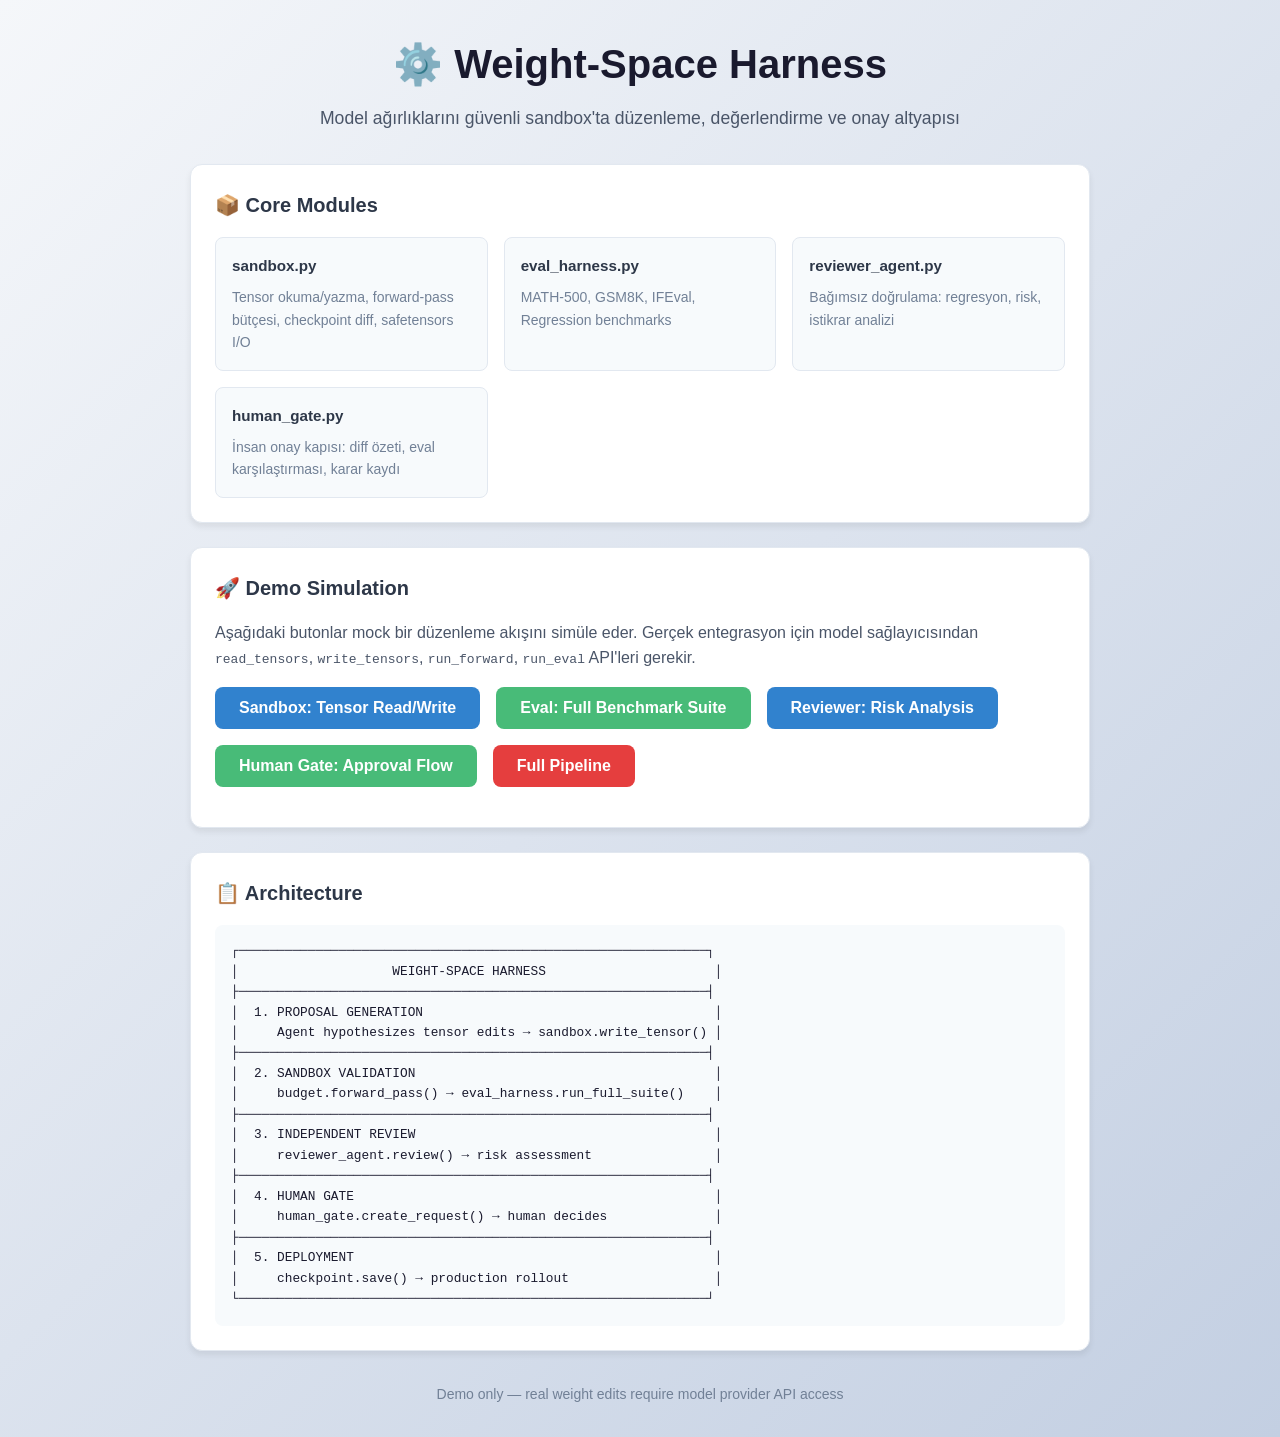
<file: index.html>
<!DOCTYPE html>
<html lang="tr">
<head>
    <meta charset="UTF-8">
    <meta name="viewport" content="width=device-width, initial-scale=1.0">
    <title>Weight-Space Harness Demo</title>
    <style>
        * { box-sizing: border-box; margin: 0; padding: 0; }
        body { font-family: -apple-system, BlinkMacSystemFont, 'Segoe UI', Roboto, sans-serif; line-height: 1.6; color: #1a1a2e; background: linear-gradient(135deg, #f5f7fa 0%, #c3cfe2 100%); min-height: 100vh; padding: 2rem; }
        .container { max-width: 900px; margin: 0 auto; }
        header { text-align: center; margin-bottom: 2rem; }
        h1 { font-size: 2.5rem; font-weight: 700; color: #1a1a2e; margin-bottom: 0.5rem; }
        .subtitle { color: #4a5568; font-size: 1.1rem; }
        .card { background: white; border-radius: 12px; padding: 1.5rem; margin-bottom: 1.5rem; box-shadow: 0 4px 6px rgba(0,0,0,0.07); border: 1px solid #e2e8f0; }
        .card h2 { font-size: 1.25rem; font-weight: 600; color: #2d3748; margin-bottom: 1rem; display: flex; align-items: center; gap: 0.5rem; }
        .btn { display: inline-block; padding: 0.75rem 1.5rem; background: #3182ce; color: white; border: none; border-radius: 8px; font-weight: 600; cursor: pointer; transition: all 0.2s; font-size: 1rem; }
        .btn:hover { background: #2c5282; transform: translateY(-1px); box-shadow: 0 4px 12px rgba(49,130,206,0.3); }
        .btn:disabled { background: #a0aec0; cursor: not-allowed; transform: none; }
        .btn.secondary { background: #48bb78; }
        .btn.secondary:hover { background: #38a169; }
        .btn.danger { background: #e53e3e; }
        .btn.danger:hover { background: #c53030; }
        .log { background: #1a202c; color: #e2e8f0; padding: 1rem; border-radius: 8px; font-family: 'Monaco', 'Menlo', monospace; font-size: 0.875rem; max-height: 300px; overflow-y: auto; white-space: pre-wrap; }
        .log-line { margin: 0.25rem 0; }
        .log-info { color: #63b3ed; }
        .log-success { color: #68d391; }
        .log-warning { color: #f6e05e; }
        .log-error { color: #fc8181; }
        .status-badge { display: inline-block; padding: 0.25rem 0.75rem; border-radius: 9999px; font-size: 0.75rem; font-weight: 600; }
        .status-pending { background: #fefcbf; color: #b7791f; }
        .status-approved { background: #c6f6d5; color: #276749; }
        .status-rejected { background: #fed7d7; color: #c53030; }
        .module-grid { display: grid; grid-template-columns: repeat(auto-fit, minmax(250px, 1fr)); gap: 1rem; margin-top: 1rem; }
        .module-card { background: #f7fafc; border: 1px solid #e2e8f0; border-radius: 8px; padding: 1rem; }
        .module-card h3 { font-size: 0.95rem; color: #2d3748; margin-bottom: 0.5rem; }
        .module-card p { font-size: 0.875rem; color: #718096; }
        footer { text-align: center; margin-top: 2rem; color: #718096; font-size: 0.875rem; }
    </style>
</head>
<body>
    <div class="container">
        <header>
            <h1>⚙️ Weight-Space Harness</h1>
            <p class="subtitle">Model ağırlıklarını güvenli sandbox'ta düzenleme, değerlendirme ve onay altyapısı</p>
        </header>

        <div class="card">
            <h2>📦 Core Modules</h2>
            <div class="module-grid">
                <div class="module-card">
                    <h3>sandbox.py</h3>
                    <p>Tensor okuma/yazma, forward-pass bütçesi, checkpoint diff, safetensors I/O</p>
                </div>
                <div class="module-card">
                    <h3>eval_harness.py</h3>
                    <p>MATH-500, GSM8K, IFEval, Regression benchmarks</p>
                </div>
                <div class="module-card">
                    <h3>reviewer_agent.py</h3>
                    <p>Bağımsız doğrulama: regresyon, risk, istikrar analizi</p>
                </div>
                <div class="module-card">
                    <h3>human_gate.py</h3>
                    <p>İnsan onay kapısı: diff özeti, eval karşılaştırması, karar kaydı</p>
                </div>
            </div>
        </div>

        <div class="card">
            <h2>🚀 Demo Simulation</h2>
            <p style="margin-bottom: 1rem; color: #4a5568;">Aşağıdaki butonlar mock bir düzenleme akışını simüle eder. Gerçek entegrasyon için model sağlayıcısından <code>read_tensors</code>, <code>write_tensors</code>, <code>run_forward</code>, <code>run_eval</code> API'leri gerekir.</p>
            <div style="display: flex; gap: 1rem; flex-wrap: wrap; margin-bottom: 1rem;">
                <button class="btn" id="btn-sandbox" onclick="runDemo('sandbox')">Sandbox: Tensor Read/Write</button>
                <button class="btn secondary" id="btn-eval" onclick="runDemo('eval')">Eval: Full Benchmark Suite</button>
                <button class="btn" id="btn-review" onclick="runDemo('review')">Reviewer: Risk Analysis</button>
                <button class="btn secondary" id="btn-gate" onclick="runDemo('gate')">Human Gate: Approval Flow</button>
                <button class="btn danger" id="btn-full" onclick="runDemo('full')">Full Pipeline</button>
            </div>
            <div id="log" class="log" style="display: none;"></div>
        </div>

        <div class="card">
            <h2>📋 Architecture</h2>
            <pre style="background: #f7fafc; padding: 1rem; border-radius: 8px; overflow-x: auto; font-size: 0.8rem;"><code>┌─────────────────────────────────────────────────────────────┐
│                    WEIGHT-SPACE HARNESS                      │
├─────────────────────────────────────────────────────────────┤
│  1. PROPOSAL GENERATION                                      │
│     Agent hypothesizes tensor edits → sandbox.write_tensor() │
├─────────────────────────────────────────────────────────────┤
│  2. SANDBOX VALIDATION                                       │
│     budget.forward_pass() → eval_harness.run_full_suite()    │
├─────────────────────────────────────────────────────────────┤
│  3. INDEPENDENT REVIEW                                       │
│     reviewer_agent.review() → risk assessment                │
├─────────────────────────────────────────────────────────────┤
│  4. HUMAN GATE                                               │
│     human_gate.create_request() → human decides              │
├─────────────────────────────────────────────────────────────┤
│  5. DEPLOYMENT                                               │
│     checkpoint.save() → production rollout                   │
└─────────────────────────────────────────────────────────────┘</code></pre>
        </div>

        <footer>
            <p>Demo only — real weight edits require model provider API access</p>
        </footer>
    </div>

    <script>
        function addLog(msg, type = 'info') {
            const log = document.getElementById('log');
            log.style.display = 'block';
            const line = document.createElement('div');
            line.className = `log-line log-${type}`;
            line.textContent = `[${new Date().toLocaleTimeString()}] ${msg}`;
            log.appendChild(line);
            log.scrollTop = log.scrollHeight;
        }

        async function sleep(ms) { return new Promise(r => setTimeout(r, ms)); }

        async function runDemo(stage) {
            const log = document.getElementById('log');
            log.innerHTML = '';
            log.style.display = 'block';
            
            const buttons = document.querySelectorAll('.btn');
            buttons.forEach(b => b.disabled = true);
            
            try {
                if (stage === 'sandbox' || stage === 'full') {
                    addLog('🔧 SANDBOX: Initializing WeightSpaceSandbox...', 'info');
                    await sleep(300);
                    addLog('   Loading checkpoint (mock: safetensors)...', 'info');
                    await sleep(200);
                    addLog('   ✓ 124M tensors loaded (transformer layers 0-31)', 'success');
                    addLog('   Reading tensor: model.layers.15.attn.q_proj.weight', 'info');
                    await sleep(150);
                    addLog('   ✓ Shape: [4096, 4096], dtype: float16, hash: a3f2...', 'success');
                    addLog('   Writing tensor: model.layers.15.attn.q_proj.weight (Δ rank-1 update)', 'info');
                    await sleep(200);
                    addLog('   ✓ Diff: old_hash=a3f2... new_hash=7b9c... CHANGED', 'success');
                    addLog('   Forward budget: 5/100 passes used', 'info');
                    addLog('   ✓ Sandbox validation complete', 'success');
                }
                
                if (stage === 'eval' || stage === 'full') {
                    addLog('\n📊 EVAL HARNESS: Running benchmark suite...', 'info');
                    await sleep(200);
                    addLog('   MATH-500: 500 problems...', 'info');
                    await sleep(400);
                    addLog('   ✓ Score: 0.847 (threshold 0.80) ✅ PASSED', 'success');
                    addLog('   GSM8K: 1319 problems...', 'info');
                    await sleep(400);
                    addLog('   ✓ Score: 0.892 (threshold 0.85) ✅ PASSED', 'success');
                    addLog('   IFEval: 541 tasks...', 'info');
                    await sleep(400);
                    addLog('   ✓ Score: 0.913 (threshold 0.90) ✅ PASSED', 'success');
                    addLog('   Regression: 42 custom cases...', 'info');
                    await sleep(200);
                    addLog('   ✓ Score: 1.000 ✅ PASSED', 'success');
                    addLog('   📈 Average: 0.913 | All benchmarks PASSED', 'success');
                }
                
                if (stage === 'review' || stage === 'full') {
                    addLog('\n👁️ REVIEWER AGENT: Analyzing proposal...', 'info');
                    await sleep(200);
                    addLog('   Tensor changes: 3 (attention q_proj rank-1)', 'info');
                    addLog('   Regression check: all benchmarks ≥ threshold', 'info');
                    addLog('   Stability check: low change count (3), no failed benchmarks', 'info');
                    addLog('   Safety check: no embedding/ln changes', 'info');
                    addLog('   ✓ Overall Risk: LOW', 'success');
                    addLog('   ✓ Recommendation: APPROVE', 'success');
                }
                
                if (stage === 'gate' || stage === 'full') {
                    addLog('\n🚪 HUMAN GATE: Creating approval request...', 'info');
                    await sleep(200);
                    addLog('   Proposal ID: ws-20261118-001', 'info');
                    addLog('   Tensor diff summary generated (3 changes)', 'info');
                    addLog('   Eval comparison table generated', 'info');
                    addLog('   Reviewer report attached', 'info');
                    addLog('   ✓ Request created, awaiting human decision', 'warning');
                    addLog('   Summary:\n' + generateMockSummary(), 'info');
                }
                
                if (stage === 'full') {
                    addLog('\n🎉 FULL PIPELINE SIMULATION COMPLETE', 'success');
                    addLog('   Next step: Human approves → checkpoint.save() → production rollout', 'info');
                }
            } catch (e) {
                addLog(`Error: ${e.message}`, 'error');
            } finally {
                buttons.forEach(b => b.disabled = false);
            }
        }

        function generateMockSummary() {
            return `=== WEIGHT-SPACE EDIT PROPOSAL ===
Proposal ID: ws-20261118-001
Status: PENDING
Created: 2026-11-18T11:45:00Z
Expires: 2026-11-19T11:45:00Z

--- TENSOR CHANGES (3) ---
  model.layers.15.attn.q_proj.weight [4096, 4096] CHANGED (a3f2... -> 7b9c...)
  model.layers.15.attn.k_proj.weight [4096, 4096] CHANGED (b1e4... -> 9d2a...)
  model.layers.15.attn.v_proj.weight [4096, 4096] CHANGED (c5f8... -> 1e3b...)

--- EVAL COMPARISON ---
  MATH-500: 0.847 (Δ+0.012) ✅
  GSM8K: 0.892 (Δ+0.008) ✅
  IFEval: 0.913 (Δ+0.005) ✅
  Regression: 1.000 (Δ+0.000) ✅

--- REVIEWER REPORT ---
Overall Risk: LOW
Recommendation: APPROVE

Findings:
  - [LOW] regression: MATH-500 improved by 0.012
  - [LOW] regression: GSM8K improved by 0.008
  - [LOW] regression: IFEval improved by 0.005

>>> DECISION REQUIRED: approve / reject <<<`;
        }
    </script>
</body>
</html>
</file>
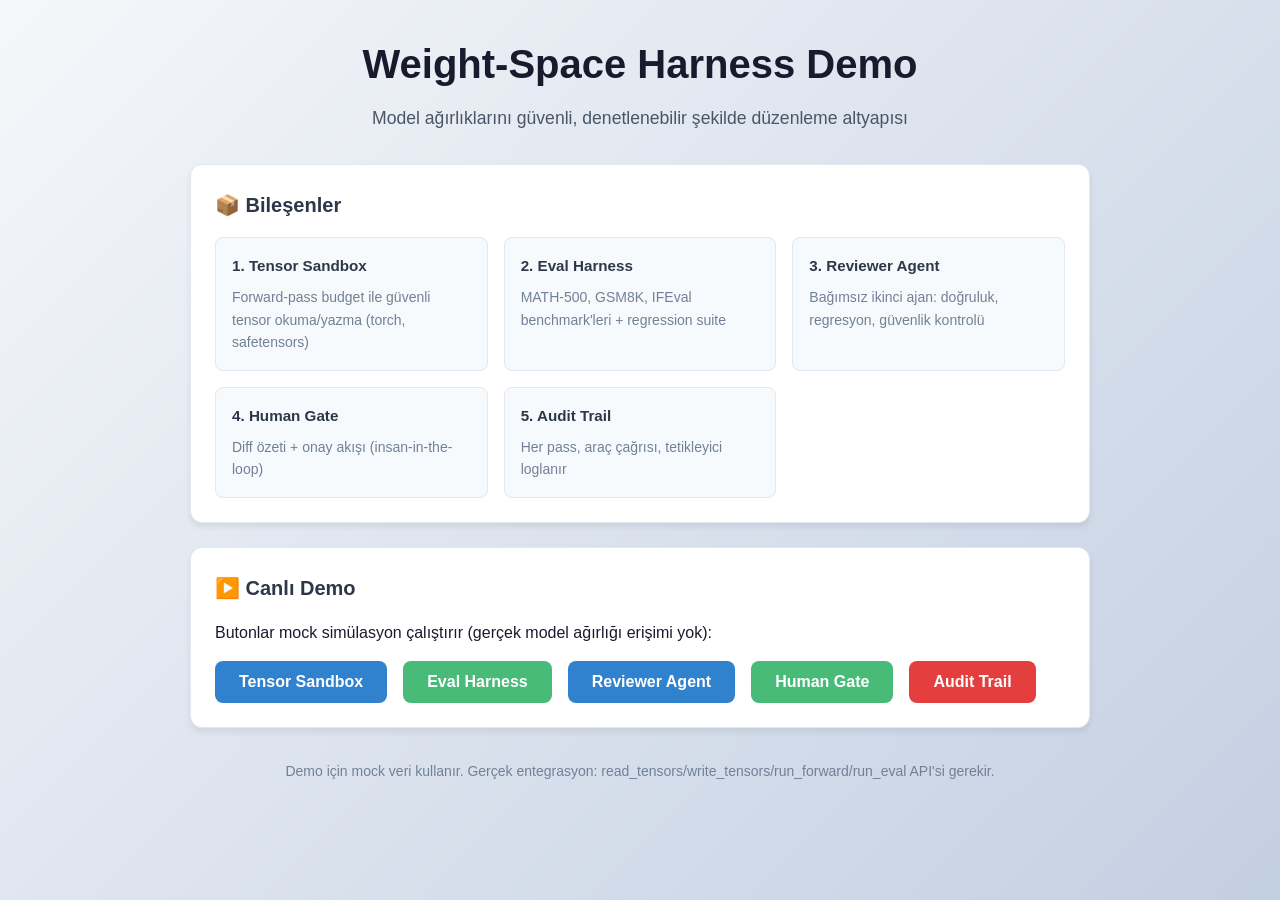
<file: site-a/index.html>
<!DOCTYPE html>
<html lang="tr">
<head>
    <meta charset="UTF-8">
    <meta name="viewport" content="width=device-width, initial-scale=1.0">
    <title>Weight-Space Harness Demo</title>
    <style>
        * { box-sizing: border-box; margin: 0; padding: 0; }
        body { font-family: -apple-system, BlinkMacSystemFont, 'Segoe UI', Roboto, sans-serif; line-height: 1.6; color: #1a1a2e; background: linear-gradient(135deg, #f5f7fa 0%, #c3cfe2 100%); min-height: 100vh; padding: 2rem; }
        .container { max-width: 900px; margin: 0 auto; }
        header { text-align: center; margin-bottom: 2rem; }
        h1 { font-size: 2.5rem; font-weight: 700; color: #1a1a2e; margin-bottom: 0.5rem; }
        .subtitle { color: #4a5568; font-size: 1.1rem; }
        .card { background: white; border-radius: 12px; padding: 1.5rem; margin-bottom: 1.5rem; box-shadow: 0 4px 6px rgba(0,0,0,0.07); border: 1px solid #e2e8f0; }
        .card h2 { font-size: 1.25rem; font-weight: 600; color: #2d3748; margin-bottom: 1rem; display: flex; align-items: center; gap: 0.5rem; }
        .btn { display: inline-block; padding: 0.75rem 1.5rem; background: #3182ce; color: white; border: none; border-radius: 8px; font-weight: 600; cursor: pointer; transition: all 0.2s; font-size: 1rem; }
        .btn:hover { background: #2c5282; transform: translateY(-1px); box-shadow: 0 4px 12px rgba(49,130,206,0.3); }
        .btn:disabled { background: #a0aec0; cursor: not-allowed; transform: none; }
        .btn.secondary { background: #48bb78; }
        .btn.secondary:hover { background: #38a169; }
        .btn.danger { background: #e53e3e; }
        .btn.danger:hover { background: #c53030; }
        .log { background: #1a202c; color: #e2e8f0; padding: 1rem; border-radius: 8px; font-family: 'Monaco', 'Menlo', monospace; font-size: 0.875rem; max-height: 300px; overflow-y: auto; white-space: pre-wrap; }
        .log-line { margin: 0.25rem 0; }
        .log-info { color: #63b3ed; }
        .log-success { color: #68d391; }
        .log-warning { color: #f6e05e; }
        .log-error { color: #fc8181; }
        .status-badge { display: inline-block; padding: 0.25rem 0.75rem; border-radius: 9999px; font-size: 0.75rem; font-weight: 600; }
        .status-pending { background: #fefcbf; color: #b7791f; }
        .status-approved { background: #c6f6d5; color: #276749; }
        .status-rejected { background: #fed7d7; color: #c53030; }
        .module-grid { display: grid; grid-template-columns: repeat(auto-fit, minmax(250px, 1fr)); gap: 1rem; margin-top: 1rem; }
        .module-card { background: #f7fafc; border: 1px solid #e2e8f0; border-radius: 8px; padding: 1rem; }
        .module-card h3 { font-size: 0.95rem; color: #2d3748; margin-bottom: 0.5rem; }
        .module-card p { font-size: 0.875rem; color: #718096; }
        footer { text-align: center; margin-top: 2rem; color: #718096; font-size: 0.875rem; }
    </style>
</head>
<body>
    <div class="container">
        <header>
            <h1>Weight-Space Harness Demo</h1>
            <p class="subtitle">Model ağırlıklarını güvenli, denetlenebilir şekilde düzenleme altyapısı</p>
        </header>

        <div class="card">
            <h2>📦 Bileşenler</h2>
            <div class="module-grid">
                <div class="module-card">
                    <h3>1. Tensor Sandbox</h3>
                    <p>Forward-pass budget ile güvenli tensor okuma/yazma (torch, safetensors)</p>
                </div>
                <div class="module-card">
                    <h3>2. Eval Harness</h3>
                    <p>MATH-500, GSM8K, IFEval benchmark'leri + regression suite</p>
                </div>
                <div class="module-card">
                    <h3>3. Reviewer Agent</h3>
                    <p>Bağımsız ikinci ajan: doğruluk, regresyon, güvenlik kontrolü</p>
                </div>
                <div class="module-card">
                    <h3>4. Human Gate</h3>
                    <p>Diff özeti + onay akışı (insan-in-the-loop)</p>
                </div>
                <div class="module-card">
                    <h3>5. Audit Trail</h3>
                    <p>Her pass, araç çağrısı, tetikleyici loglanır</p>
                </div>
            </div>
        </div>

        <div class="card">
            <h2>▶️ Canlı Demo</h2>
            <p>Butonlar mock simülasyon çalıştırır (gerçek model ağırlığı erişimi yok):</p>
            <div style="display: flex; gap: 1rem; flex-wrap: wrap; margin-top: 1rem;">
                <button class="btn" onclick="runDemo('sandbox')">Tensor Sandbox</button>
                <button class="btn secondary" onclick="runDemo('eval')">Eval Harness</button>
                <button class="btn" onclick="runDemo('reviewer')">Reviewer Agent</button>
                <button class="btn secondary" onclick="runDemo('gate')">Human Gate</button>
                <button class="btn danger" onclick="runDemo('audit')">Audit Trail</button>
            </div>
            <div id="log" class="log" style="margin-top: 1rem; display: none;"></div>
        </div>

        <footer>
            Demo için mock veri kullanır. Gerçek entegrasyon: read_tensors/write_tensors/run_forward/run_eval API'si gerekir.
        </footer>
    </div>

    <script>
        async function runDemo(module) {
            const logEl = document.getElementById('log');
            logEl.style.display = 'block';
            logEl.textContent = '';
            const steps = {
                sandbox: ['Initializing tensor sandbox...', 'Loading model weights (mock)...', 'Forward pass #1/5 ✓', 'Forward pass #2/5 ✓', 'Forward pass #3/5 ✓', 'Forward pass #4/5 ✓', 'Forward pass #5/5 ✓', 'Budget check: 5/5 passes used ✓', 'Tensor sandbox simulation complete.'],
                eval: ['Loading MATH-500 subset...', 'Running GSM8K...', 'Running IFEval...', 'Regression suite: 0 failures', 'Eval harness simulation complete.'],
                reviewer: ['Reviewer agent initialized...', 'Checking accuracy delta...', 'Checking regression...', 'Checking safety constraints...', 'Reviewer verdict: APPROVED ✓', 'Reviewer simulation complete.'],
                gate: ['Generating diff summary...', 'Changed tensors: 3 layers', 'Accuracy delta: +0.2%', 'Regression: none', 'Awaiting human approval...', 'Human gate simulation complete.'],
                audit: ['Fetching audit trail...', 'Pass 1: sandbox - 5 forwards', 'Pass 2: eval - 3 suites', 'Pass 3: reviewer - approved', 'Pass 4: gate - approved', 'Audit trail simulation complete.']
            };
            for (const line of steps[module]) {
                await new Promise(r => setTimeout(r, 400));
                logEl.textContent += line + '\n';
                logEl.scrollTop = logEl.scrollHeight;
            }
        }
    </script>
</body>
</html>
</file>
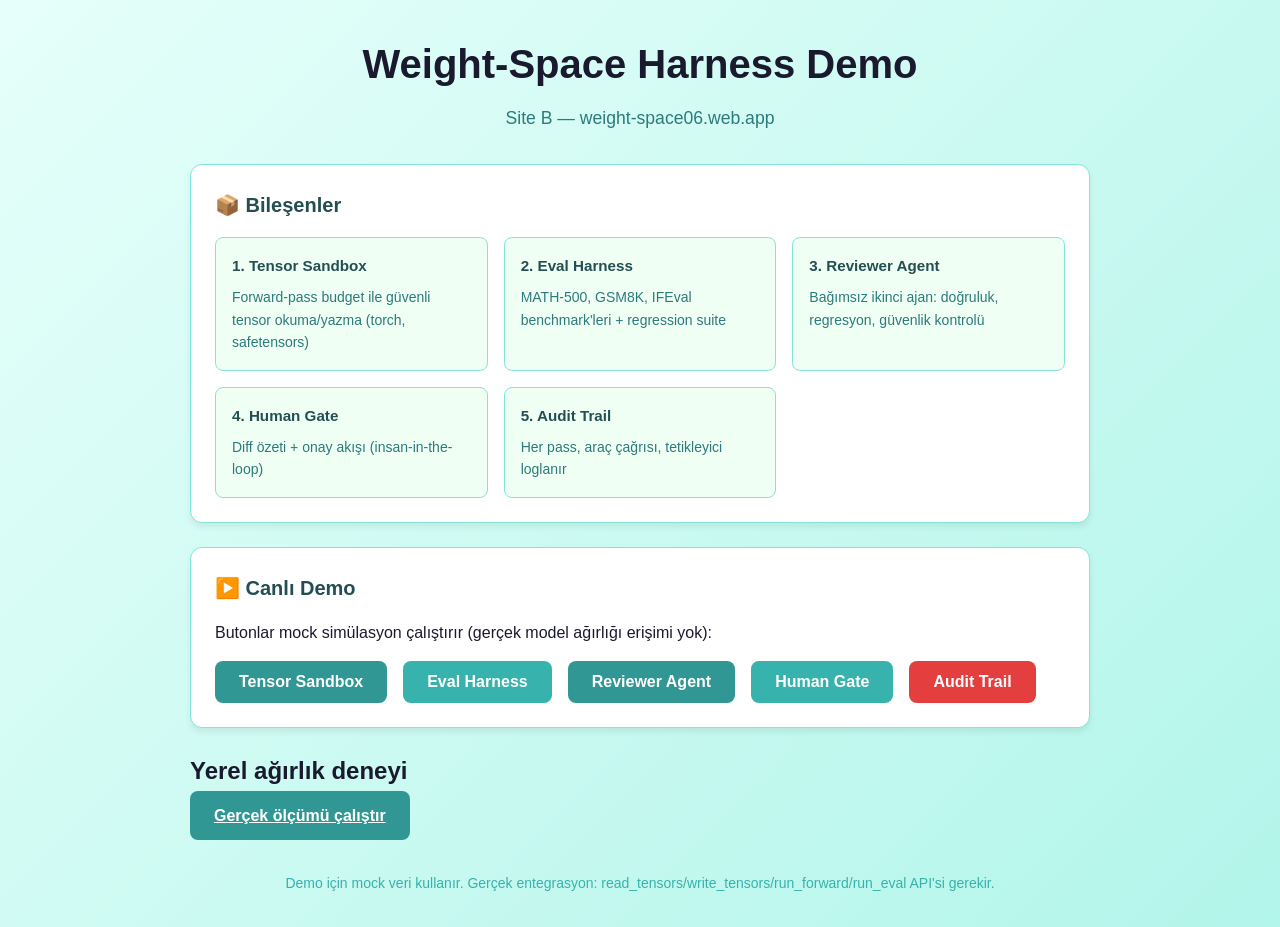
<file: site-b/index.html>
<!DOCTYPE html>
<html lang="tr">
<head>
    <meta charset="UTF-8">
    <meta name="viewport" content="width=device-width, initial-scale=1.0">
    <title>Weight-Space Harness Demo (Site B)</title>
    <style>
        * { box-sizing: border-box; margin: 0; padding: 0; }
        body { font-family: -apple-system, BlinkMacSystemFont, 'Segoe UI', Roboto, sans-serif; line-height: 1.6; color: #1a1a2e; background: linear-gradient(135deg, #e6fffa 0%, #b2f5ea 100%); min-height: 100vh; padding: 2rem; }
        .container { max-width: 900px; margin: 0 auto; }
        header { text-align: center; margin-bottom: 2rem; }
        h1 { font-size: 2.5rem; font-weight: 700; color: #1a1a2e; margin-bottom: 0.5rem; }
        .subtitle { color: #2c7a7b; font-size: 1.1rem; }
        .card { background: white; border-radius: 12px; padding: 1.5rem; margin-bottom: 1.5rem; box-shadow: 0 4px 6px rgba(0,0,0,0.07); border: 1px solid #81e6d9; }
        .card h2 { font-size: 1.25rem; font-weight: 600; color: #234e52; margin-bottom: 1rem; display: flex; align-items: center; gap: 0.5rem; }
        .btn { display: inline-block; padding: 0.75rem 1.5rem; background: #319795; color: white; border: none; border-radius: 8px; font-weight: 600; cursor: pointer; transition: all 0.2s; font-size: 1rem; }
        .btn:hover { background: #2c7a7b; transform: translateY(-1px); box-shadow: 0 4px 12px rgba(49,151,149,0.3); }
        .btn:disabled { background: #a0aec0; cursor: not-allowed; transform: none; }
        .btn.secondary { background: #38b2ac; }
        .btn.secondary:hover { background: #319795; }
        .btn.danger { background: #e53e3e; }
        .btn.danger:hover { background: #c53030; }
        .log { background: #1a202c; color: #e2e8f0; padding: 1rem; border-radius: 8px; font-family: 'Monaco', 'Menlo', monospace; font-size: 0.875rem; max-height: 300px; overflow-y: auto; white-space: pre-wrap; }
        .log-line { margin: 0.25rem 0; }
        .log-info { color: #63b3ed; }
        .log-success { color: #68d391; }
        .log-warning { color: #f6e05e; }
        .log-error { color: #fc8181; }
        .status-badge { display: inline-block; padding: 0.25rem 0.75rem; border-radius: 9999px; font-size: 0.75rem; font-weight: 600; }
        .status-pending { background: #fefcbf; color: #b7791f; }
        .status-approved { background: #c6f6d5; color: #276749; }
        .status-rejected { background: #fed7d7; color: #c53030; }
        .module-grid { display: grid; grid-template-columns: repeat(auto-fit, minmax(250px, 1fr)); gap: 1rem; margin-top: 1rem; }
        .module-card { background: #f0fff4; border: 1px solid #81e6d9; border-radius: 8px; padding: 1rem; }
        .module-card h3 { font-size: 0.95rem; color: #234e52; margin-bottom: 0.5rem; }
        .module-card p { font-size: 0.875rem; color: #2c7a7b; }
        footer { text-align: center; margin-top: 2rem; color: #38b2ac; font-size: 0.875rem; }
    </style>
</head>
<body>
    <div class="container">
        <header>
            <h1>Weight-Space Harness Demo</h1>
            <p class="subtitle">Site B — weight-space06.web.app</p>
        </header>

        <div class="card">
            <h2>📦 Bileşenler</h2>
            <div class="module-grid">
                <div class="module-card">
                    <h3>1. Tensor Sandbox</h3>
                    <p>Forward-pass budget ile güvenli tensor okuma/yazma (torch, safetensors)</p>
                </div>
                <div class="module-card">
                    <h3>2. Eval Harness</h3>
                    <p>MATH-500, GSM8K, IFEval benchmark'leri + regression suite</p>
                </div>
                <div class="module-card">
                    <h3>3. Reviewer Agent</h3>
                    <p>Bağımsız ikinci ajan: doğruluk, regresyon, güvenlik kontrolü</p>
                </div>
                <div class="module-card">
                    <h3>4. Human Gate</h3>
                    <p>Diff özeti + onay akışı (insan-in-the-loop)</p>
                </div>
                <div class="module-card">
                    <h3>5. Audit Trail</h3>
                    <p>Her pass, araç çağrısı, tetikleyici loglanır</p>
                </div>
            </div>
        </div>

        <div class="card">
            <h2>▶️ Canlı Demo</h2>
            <p>Butonlar mock simülasyon çalıştırır (gerçek model ağırlığı erişimi yok):</p>
            <div style="display: flex; gap: 1rem; flex-wrap: wrap; margin-top: 1rem;">
                <button class="btn" onclick="runDemo('sandbox')">Tensor Sandbox</button>
                <button class="btn secondary" onclick="runDemo('eval')">Eval Harness</button>
                <button class="btn" onclick="runDemo('reviewer')">Reviewer Agent</button>
                <button class="btn secondary" onclick="runDemo('gate')">Human Gate</button>
                <button class="btn danger" onclick="runDemo('audit')">Audit Trail</button>
            </div>
            <div id="log" class="log" style="margin-top: 1rem; display: none;"></div>
        </div>

        <section><h2>Yerel ağırlık deneyi</h2><a class="btn" href="./lab.html">Gerçek ölçümü çalıştır</a></section>
        <footer>
            Demo için mock veri kullanır. Gerçek entegrasyon: read_tensors/write_tensors/run_forward/run_eval API'si gerekir.
        </footer>
    </div>

    <script>
        async function runDemo(module) {
            const logEl = document.getElementById('log');
            logEl.style.display = 'block';
            logEl.textContent = '';
            const steps = {
                sandbox: ['Initializing tensor sandbox...', 'Loading model weights (mock)...', 'Forward pass #1/5 ✓', 'Forward pass #2/5 ✓', 'Forward pass #3/5 ✓', 'Forward pass #4/5 ✓', 'Forward pass #5/5 ✓', 'Budget check: 5/5 passes used ✓', 'Tensor sandbox simulation complete.'],
                eval: ['Loading MATH-500 subset...', 'Running GSM8K...', 'Running IFEval...', 'Regression suite: 0 failures', 'Eval harness simulation complete.'],
                reviewer: ['Reviewer agent initialized...', 'Checking accuracy delta...', 'Checking regression...', 'Checking safety constraints...', 'Reviewer verdict: APPROVED ✓', 'Reviewer simulation complete.'],
                gate: ['Generating diff summary...', 'Changed tensors: 3 layers', 'Accuracy delta: +0.2%', 'Regression: none', 'Awaiting human approval...', 'Human gate simulation complete.'],
                audit: ['Fetching audit trail...', 'Pass 1: sandbox - 5 forwards', 'Pass 2: eval - 3 suites', 'Pass 3: reviewer - approved', 'Pass 4: gate - approved', 'Audit trail simulation complete.']
            };
            for (const line of steps[module]) {
                await new Promise(r => setTimeout(r, 400));
                logEl.textContent += line + '\n';
                logEl.scrollTop = logEl.scrollHeight;
            }
        }
    </script>
</body>
</html>
</file>
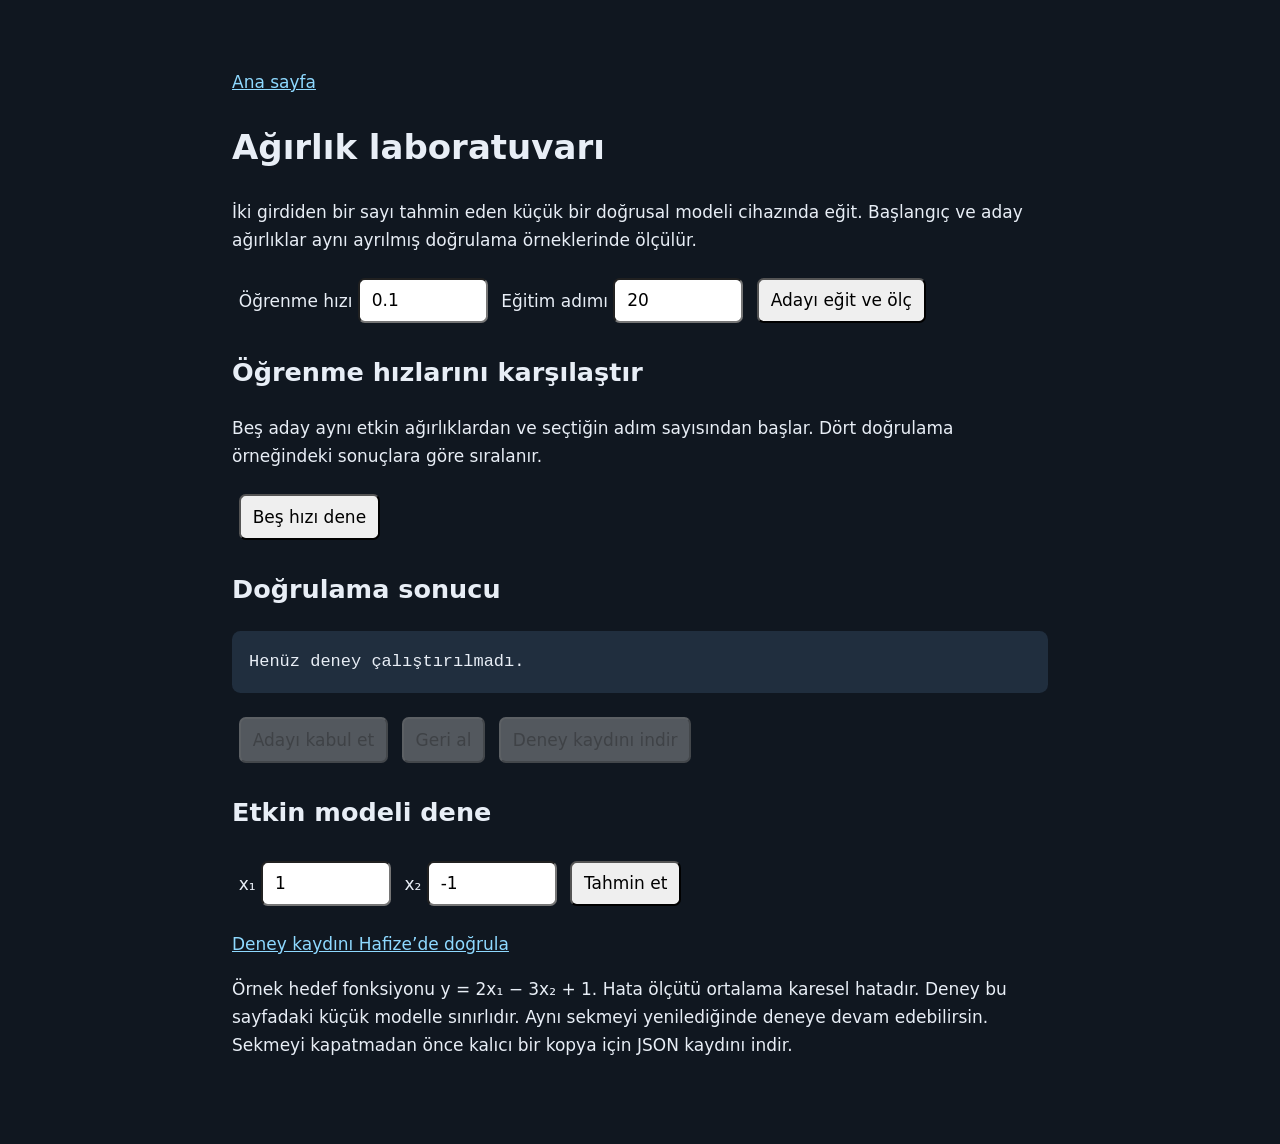
<file: site-b/lab.html>
<!doctype html>
<html lang="tr"><head><meta charset="utf-8"><meta name="viewport" content="width=device-width,initial-scale=1"><title>Ağırlık laboratuvarı · Hafize</title><link rel="stylesheet" href="lab.css"><script type="module" src="lab.js"></script></head>
<body><main><a href="./">Ana sayfa</a><h1>Ağırlık laboratuvarı</h1><p>İki girdiden bir sayı tahmin eden küçük bir doğrusal modeli cihazında eğit. Başlangıç ve aday ağırlıklar aynı ayrılmış doğrulama örneklerinde ölçülür.</p>
<p id="session-info" role="status"></p><form id="experiment"><label>Öğrenme hızı <input id="rate" type="number" min="0.001" max="2" step="0.001" value="0.1" required></label><label>Eğitim adımı <input id="epochs" type="number" min="1" max="200" step="1" value="20" required></label><button>Adayı eğit ve ölç</button></form>
<section><h2>Öğrenme hızlarını karşılaştır</h2><p>Beş aday aynı etkin ağırlıklardan ve seçtiğin adım sayısından başlar. Dört doğrulama örneğindeki sonuçlara göre sıralanır.</p><button type="button" id="compare">Beş hızı dene</button><ol id="ranking"></ol></section>
<h2>Doğrulama sonucu</h2><pre id="result" aria-live="polite">Henüz deney çalıştırılmadı.</pre><button id="apply" disabled>Adayı kabul et</button><button id="undo" disabled>Geri al</button><button id="export" disabled>Deney kaydını indir</button>
<section id="curve-section" hidden><h2>Son denemenin öğrenme eğrisi</h2><table><thead><tr><th>Adım</th><th>Eğitim hatası</th><th>Doğrulama hatası</th></tr></thead><tbody id="learning-curve"></tbody></table></section>
<section><h2>Etkin modeli dene</h2><form id="predict"><label>x₁ <input id="x1" type="number" required step="any" value="1"></label><label>x₂ <input id="x2" type="number" required step="any" value="-1"></label><button>Tahmin et</button></form><p id="prediction" role="status"></p></section>
<a href="https://hafize-ua.web.app/task-plan.html#experiment-file">Deney kaydını Hafize’de doğrula</a>
<p>Örnek hedef fonksiyonu y = 2x₁ − 3x₂ + 1. Hata ölçütü ortalama karesel hatadır. Deney bu sayfadaki küçük modelle sınırlıdır. Aynı sekmeyi yenilediğinde deneye devam edebilirsin. Sekmeyi kapatmadan önce kalıcı bir kopya için JSON kaydını indir.</p></main></body></html>
</file>
<file: site-b/lab.css>
:root{font:17px/1.65 system-ui;color:#e8eef6;background:#101720}main{max-width:48rem;margin:3rem auto;padding:1rem}a{color:#8ed9ff}label,button{display:inline-block;margin:.4rem}input,button{font:inherit;padding:.4rem .7rem;border-radius:.4rem}input{width:6rem}pre{white-space:pre-wrap;background:#202e3e;padding:1rem;border-radius:.5rem}
</file>
